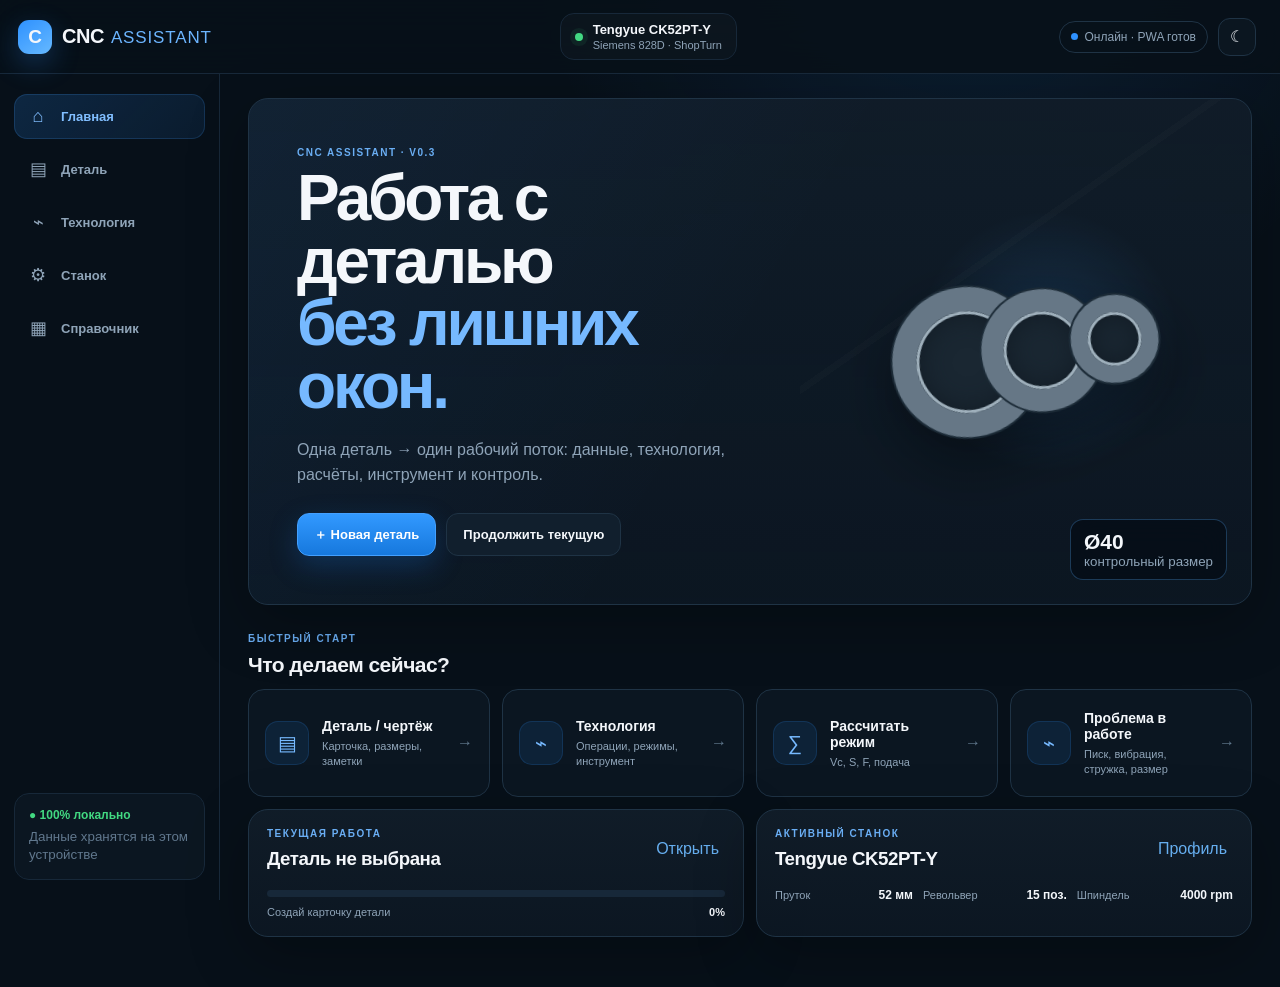
<file: index.html>
<!doctype html>
<html lang="ru">
<head>
  <meta charset="utf-8" />
  <meta name="viewport" content="width=device-width,initial-scale=1,viewport-fit=cover,user-scalable=no" />
  <meta name="theme-color" content="#071019" />
  <meta name="apple-mobile-web-app-capable" content="yes" />
  <meta name="apple-mobile-web-app-status-bar-style" content="black-translucent" />
  <meta name="apple-mobile-web-app-title" content="CNC 828D" />
  <meta name="description" content="Offline CNC Assistant for Siemens 828D: job cards, cutting calculators, tooling, materials and diagnostics." />
  <title>CNC Assistant · 828D</title>
  <link rel="manifest" href="./manifest.webmanifest" />
  <link rel="icon" href="./icons/icon.svg" type="image/svg+xml" />
  <link rel="stylesheet" href="./src/styles.css?v=0.4.0" />
  <link id="v02css" rel="stylesheet" href="./src/v02.css?v=0.4.0" />
</head>
<body>
  <div class="app-shell">
    <header class="topbar">
      <button class="brand" data-nav="home" aria-label="На главную">
        <span class="brand-mark" aria-hidden="true">C</span>
        <span class="brand-copy"><strong>CNC</strong><span>ASSISTANT</span></span>
      </button>
      <div class="machine-pill" title="Активный профиль станка">
        <span class="machine-dot"></span>
        <span><strong>Tengyue CK52PT-Y</strong><small>Siemens 828D · ShopTurn</small></span>
      </div>
      <div class="top-actions">
        <span class="status-pill" id="networkStatus"><i></i><span>Оффлайн готов</span></span>
        <button class="icon-btn" id="themeToggle" aria-label="Сменить тему" title="Сменить тему">☾</button>
      </div>
    </header>

    <aside class="sidebar" aria-label="Навигация">
      <nav class="nav-list">
        <button class="nav-item active" data-nav="home"><span>⌂</span><b>Главная</b></button>
        <button class="nav-item" data-nav="job"><span>▤</span><b>Деталь</b></button>
        <button class="nav-item" data-nav="technology"><span>⌁</span><b>Технология</b></button>
        <button class="nav-item" data-nav="machine"><span>⚙</span><b>Станок</b></button>
        <button class="nav-item" data-nav="reference"><span>▦</span><b>Справочник</b></button>
      </nav>
      <div class="sidebar-foot">
        <span class="offline-badge">● 100% локально</span>
        <small>Данные хранятся на этом устройстве</small>
      </div>
    </aside>

    <main class="workspace">
      <section class="view active" id="view-home" data-view="home">
        <div class="hero panel">
          <div class="hero-copy">
            <span class="eyebrow">CNC ASSISTANT · v0.1</span>
            <h1>Работа с деталью<br><em>без лишних окон.</em></h1>
            <p>Одна деталь → один рабочий поток: данные, технология, расчёты, инструмент и контроль.</p>
            <div class="hero-actions">
              <button class="btn primary" data-nav="job">＋ Новая деталь</button>
              <button class="btn" id="resumeJobBtn">Продолжить текущую</button>
            </div>
          </div>
          <div class="hero-visual" aria-hidden="true">
            <div class="part-iso"><span class="ring r1"></span><span class="ring r2"></span><span class="ring r3"></span><span class="axis"></span></div>
            <div class="visual-tag"><b>Ø40</b><small>контрольный размер</small></div>
          </div>
        </div>

        <div class="section-head"><div><span class="eyebrow">БЫСТРЫЙ СТАРТ</span><h2>Что делаем сейчас?</h2></div></div>
        <div class="action-grid">
          <button class="action-card" data-nav="job"><span class="action-icon">▤</span><div><strong>Деталь / чертёж</strong><small>Карточка, размеры, заметки</small></div><i>→</i></button>
          <button class="action-card" data-nav="technology"><span class="action-icon">⌁</span><div><strong>Технология</strong><small>Операции, режимы, инструмент</small></div><i>→</i></button>
          <button class="action-card" data-open="calculator"><span class="action-icon">∑</span><div><strong>Рассчитать режим</strong><small>Vc, S, F, подача</small></div><i>→</i></button>
          <button class="action-card" data-open="diagnostics"><span class="action-icon">⌁</span><div><strong>Проблема в работе</strong><small>Писк, вибрация, стружка, размер</small></div><i>→</i></button>
        </div>

        <div class="home-columns">
          <section class="panel compact-panel">
            <div class="panel-title"><div><span class="eyebrow">ТЕКУЩАЯ РАБОТА</span><h3 id="currentJobTitle">Деталь не выбрана</h3></div><button class="text-btn" data-nav="job">Открыть</button></div>
            <div class="job-progress" id="jobProgress">
              <div class="progress-track"><span style="width:0%"></span></div>
              <div class="progress-meta"><span>Создай карточку детали</span><b>0%</b></div>
            </div>
          </section>
          <section class="panel compact-panel machine-summary">
            <div class="panel-title"><div><span class="eyebrow">АКТИВНЫЙ СТАНОК</span><h3>Tengyue CK52PT-Y</h3></div><button class="text-btn" data-nav="machine">Профиль</button></div>
            <div class="spec-row"><span>Пруток</span><b>52 мм</b><span>Револьвер</span><b>15 поз.</b><span>Шпиндель</span><b>4000 rpm</b></div>
          </section>
        </div>
      </section>

      <section class="view" id="view-job" data-view="job">
        <div class="page-head"><div><span class="eyebrow">РАБОЧИЙ КОНТЕКСТ</span><h1>Деталь</h1><p>Все исходные данные задачи в одном месте. Они автоматически используются в технологии и расчётах.</p></div><span class="local-chip">Локальное сохранение</span></div>
        <div class="content-split">
          <form class="panel form-panel" id="jobForm">
            <div class="panel-title"><div><h3>Карточка детали</h3><small>Минимум полей — только то, что реально нужно у станка</small></div></div>
            <div class="form-grid">
              <label><span>Название детали</span><input id="jobName" placeholder="Напр. Втулка Ø40" /></label>
              <label><span>Материал</span><select id="jobMaterial"><option>AISI 304</option><option>Сталь 45</option><option>40Х</option><option>Алюминий 6061</option><option>Полиамид PA6</option><option>PE1000</option></select></label>
              <label><span>Заготовка Ø, мм</span><input id="stockDiameter" type="number" inputmode="decimal" placeholder="50" /></label>
              <label><span>Длина, мм</span><input id="stockLength" type="number" inputmode="decimal" placeholder="80" /></label>
              <label><span>Количество</span><input id="jobQty" type="number" inputmode="numeric" min="1" value="1" /></label>
              <label><span>Ноль детали</span><select id="jobZero"><option>G54 · торец детали</option><option>G54 · торец кулачков</option><option>G55</option></select></label>
              <label class="wide"><span>Контрольные размеры</span><input id="controlDims" placeholder="Ø40 +0.02/0; L=27.4; M16×1.5" /></label>
              <label class="wide"><span>Заметки</span><textarea id="jobNotes" rows="4" placeholder="Особенности установки, базирование, что проверить перед запуском…"></textarea></label>
            </div>
            <div class="form-actions"><button class="btn primary" type="submit">Сохранить деталь</button><button class="btn danger-ghost" type="button" id="clearJobBtn">Очистить</button></div>
          </form>
          <aside class="panel context-card">
            <span class="eyebrow">КОНТЕКСТ</span><h3 id="jobContextName">Новая деталь</h3>
            <div class="context-part"><div class="mini-part"></div></div>
            <dl id="jobContextList"><div><dt>Материал</dt><dd>—</dd></div><div><dt>Заготовка</dt><dd>—</dd></div><div><dt>Партия</dt><dd>—</dd></div><div><dt>Ноль</dt><dd>—</dd></div></dl>
            <button class="btn full" data-nav="technology">Перейти к технологии →</button>
          </aside>
        </div>
      </section>

      <section class="view" id="view-technology" data-view="technology">
        <div class="page-head"><div><span class="eyebrow">ПРОЦЕСС</span><h1>Технология</h1><p>Не десять отдельных калькуляторов, а последовательность обработки детали.</p></div><button class="btn primary" id="addOperationBtn">＋ Операция</button></div>
        <div class="process-layout">
          <section class="panel process-panel">
            <div class="process-top"><div><span class="eyebrow">МАРШРУТ</span><h3 id="techJobName">Без выбранной детали</h3></div><span class="step-count" id="operationCount">0 операций</span></div>
            <div class="operations" id="operationsList"></div>
            <div class="empty-state" id="operationsEmpty"><span>⌁</span><h3>Маршрут пока пуст</h3><p>Добавь первую операцию: торцовка, точение, расточка, сверление, канавка или резьба.</p><button class="btn" id="emptyAddOperation">Добавить операцию</button></div>
          </section>
          <aside class="stack">
            <section class="panel side-tool"><span class="eyebrow">БЫСТРЫЙ РАСЧЁТ</span><h3>Режим резания</h3><p>Расчёт оборотов и подачи без выхода из маршрута.</p><button class="btn full" data-open="calculator">Открыть калькулятор</button></section>
            <section class="panel side-tool"><span class="eyebrow">ПРОВЕРКА</span><h3>Что-то пищит?</h3><p>Диагностическое дерево по симптомам — полностью офлайн.</p><button class="btn full" data-open="diagnostics">Диагностика</button></section>
          </aside>
        </div>
      </section>

      <section class="view" id="view-machine" data-view="machine">
        <div class="page-head"><div><span class="eyebrow">ПРОФИЛЬ</span><h1>Мой станок</h1><p>Один раз задаём возможности станка — дальше расчёты знают его пределы.</p></div></div>
        <section class="machine-hero panel"><div><div class="machine-art"><div class="lathe-body"><i></i><b></b><em></em></div></div></div><div class="machine-info"><span class="eyebrow">ТОКАРНЫЙ С ПРИВОДНЫМ ИНСТРУМЕНТОМ</span><h2>Tengyue CK52PT-Y</h2><p>Siemens SINUMERIK 828D · ShopTurn · BMT40-ER25</p><div class="spec-grid"><div><small>Макс. Ø обработки</small><b>500 мм</b></div><div><small>Длина обработки</small><b>550 мм</b></div><div><small>Пруток</small><b>52 мм</b></div><div><small>Шпиндель</small><b>4000 rpm</b></div><div><small>Мощность</small><b>11 кВт</b></div><div><small>Револьвер</small><b>15 позиций</b></div></div></div></section>
        <div class="section-head"><div><span class="eyebrow">ОГРАНИЧЕНИЯ И ОСНАСТКА</span><h2>Что учитывает приложение</h2></div></div>
        <div class="feature-row"><div class="feature-card"><b>X / Z / Y / C</b><span>Оси станка</span></div><div class="feature-card"><b>A2-6</b><span>Шпиндель</span></div><div class="feature-card"><b>61 мм</b><span>Отверстие шпинделя</span></div><div class="feature-card"><b>8″</b><span>Гидропатрон</span></div></div>
      </section>

      <section class="view" id="view-reference" data-view="reference">
        <div class="page-head"><div><span class="eyebrow">БАЗА ЗНАНИЙ</span><h1>Справочник</h1><p>То, что обычно ищешь по десяти вкладкам — локально и структурировано.</p></div><input class="search-input" id="referenceSearch" placeholder="Поиск: AISI 304, M16, CNMG…" /></div>
        <div class="reference-grid" id="referenceGrid">
          <article class="reference-card" data-search="aisi 304 нержавеющая сталь режимы материал"><span>Материал</span><h3>AISI 304</h3><p>Стартовые диапазоны для точения, сверления и расточки.</p><button data-open="material304">Открыть →</button></article>
          <article class="reference-card" data-search="резьба метрическая m16 m12 шаг отверстие"><span>Резьбы</span><h3>Метрические резьбы</h3><p>Шаг, отверстие под метчик, наружный диаметр.</p><button data-open="threads">Открыть →</button></article>
          <article class="reference-card" data-search="пластины cnmg wnmg инструмент токарный"><span>Инструмент</span><h3>CNMG / WNMG</h3><p>Геометрия, радиус, базовые применения.</p><button data-open="inserts">Открыть →</button></article>
          <article class="reference-card" data-search="shopturn siemens 828d циклы g код"><span>828D</span><h3>ShopTurn</h3><p>Короткие подсказки по циклам и логике операций.</p><button data-open="shopturn">Открыть →</button></article>
        </div>
      </section>
    </main>

    <nav class="mobile-nav" aria-label="Мобильная навигация">
      <button class="active" data-nav="home"><span>⌂</span>Главная</button><button data-nav="job"><span>▤</span>Деталь</button><button data-nav="technology"><span>⌁</span>Технология</button><button data-nav="machine"><span>⚙</span>Станок</button><button data-nav="reference"><span>▦</span>База</button>
    </nav>
  </div>

  <dialog class="modal" id="calculatorModal">
    <div class="modal-head"><div><span class="eyebrow">КАЛЬКУЛЯТОР</span><h2>Режим резания</h2></div><button class="close-btn" data-close>×</button></div>
    <form id="cuttingForm" class="calculator-form">
      <label><span>Диаметр D, мм</span><input id="calcD" type="number" value="40" step="0.1" /></label>
      <label><span>Скорость Vc, м/мин</span><input id="calcVc" type="number" value="120" step="1" /></label>
      <label><span>Подача f, мм/об</span><input id="calcF" type="number" value="0.08" step="0.01" /></label>
      <button class="btn primary" type="submit">Рассчитать</button>
    </form>
    <div class="calc-result"><div><small>Обороты</small><strong id="calcRpm">955</strong><span>об/мин</span></div><div><small>Подача</small><strong id="calcFeed">76</strong><span>мм/мин</span></div></div>
    <p class="hint">Формулы: n = 1000·Vc/(π·D), Vf = n·f. Это расчёт, а не автоматический выбор безопасного режима.</p>
  </dialog>

  <dialog class="modal" id="diagnosticsModal">
    <div class="modal-head"><div><span class="eyebrow">ДИАГНОСТИКА</span><h2>Что происходит?</h2></div><button class="close-btn" data-close>×</button></div>
    <div class="diagnostic-chips" id="diagnosticChips"><button data-diag="squeal">Писк / скрип</button><button data-diag="vibration">Вибрация</button><button data-diag="chips">Плохая стружка</button><button data-diag="size">Уходит размер</button></div>
    <div class="diag-result" id="diagResult"><span>Выбери симптом — покажу последовательность проверок без гадания и «магии».</span></div>
  </dialog>

  <dialog class="modal" id="operationModal">
    <div class="modal-head"><div><span class="eyebrow">МАРШРУТ</span><h2>Добавить операцию</h2></div><button class="close-btn" data-close>×</button></div>
    <form id="operationForm" class="operation-form">
      <label><span>Операция</span><select id="opType"><option>Торцовка</option><option>Наружное точение</option><option>Расточка</option><option>Сверление</option><option>Канавка</option><option>Отрезка</option><option>Наружная резьба</option><option>Внутренняя резьба</option></select></label>
      <label><span>Инструмент / позиция</span><input id="opTool" placeholder="T01 · CNMG120404" /></label>
      <div class="triple"><label><span>S, об/мин</span><input id="opRpm" type="number" placeholder="750" /></label><label><span>F, мм/об</span><input id="opFeed" type="number" step="0.01" placeholder="0.06" /></label><label><span>ap, мм</span><input id="opDepth" type="number" step="0.1" placeholder="1.0" /></label></div>
      <label><span>Комментарий</span><input id="opNote" placeholder="Черновой проход / контроль Ø…" /></label>
      <button class="btn primary" type="submit">Добавить в маршрут</button>
    </form>
  </dialog>

  <dialog class="modal info-modal" id="infoModal"><div class="modal-head"><div><span class="eyebrow">СПРАВОЧНИК</span><h2 id="infoTitle">Справка</h2></div><button class="close-btn" data-close>×</button></div><div id="infoContent" class="info-content"></div></dialog>

  <div class="toast" id="toast" role="status" aria-live="polite"></div>
  <script src="./src/app.js?v=0.4.0" defer></script>
</body>
</html>
</file>
<file: src/styles.css>
:root{
  color-scheme:dark;
  --bg:#071019;--bg2:#0a141f;--panel:#0d1824cc;--panel-solid:#0e1a26;--panel-2:#111f2d;--line:#1f3345;--line-soft:#172839;
  --text:#f4f7fb;--muted:#8fa4b8;--faint:#61788e;--blue:#2e91ff;--blue2:#146fd4;--green:#42d982;--amber:#ffb84a;--red:#ff6778;
  --shadow:0 18px 60px rgba(0,0,0,.28);--radius:20px;--radius-sm:14px;
  --sidebar:220px;--topbar:74px;
}
:root.light{color-scheme:light;--bg:#eef3f7;--bg2:#f7f9fb;--panel:#ffffffd9;--panel-solid:#fff;--panel-2:#f4f7fa;--line:#d7e0e8;--line-soft:#e6edf3;--text:#102131;--muted:#5f7284;--faint:#8192a2;--blue:#087cf1;--blue2:#0068cf;--green:#159d5b;--shadow:0 18px 60px rgba(31,59,82,.12)}
*{box-sizing:border-box}html{background:var(--bg);scroll-behavior:smooth}body{margin:0;background:radial-gradient(circle at 76% -10%,rgba(46,145,255,.13),transparent 28rem),var(--bg);color:var(--text);font-family:Inter,ui-sans-serif,-apple-system,BlinkMacSystemFont,"SF Pro Display","Segoe UI",sans-serif;min-height:100vh}button,input,select,textarea{font:inherit}button{color:inherit}button:focus-visible,input:focus-visible,select:focus-visible,textarea:focus-visible{outline:2px solid var(--blue);outline-offset:2px}.app-shell{min-height:100vh;display:grid;grid-template-columns:var(--sidebar) 1fr;grid-template-rows:var(--topbar) 1fr;grid-template-areas:"top top" "side main"}.topbar{grid-area:top;display:grid;grid-template-columns:var(--sidebar) minmax(280px,1fr) auto;align-items:center;height:var(--topbar);border-bottom:1px solid var(--line-soft);background:color-mix(in srgb,var(--bg) 88%,transparent);backdrop-filter:blur(24px);position:sticky;top:0;z-index:30;padding:0 24px 0 18px}.brand{height:100%;border:0;background:transparent;display:flex;align-items:center;gap:10px;cursor:pointer;padding:0}.brand-mark{width:34px;height:34px;border-radius:11px;background:linear-gradient(145deg,var(--blue),#66b9ff);display:grid;place-items:center;font-size:19px;font-weight:900;box-shadow:0 10px 28px rgba(46,145,255,.28)}.brand-copy{display:flex;gap:7px;align-items:baseline;letter-spacing:-.03em}.brand-copy strong{font-size:20px}.brand-copy span{font-size:17px;color:#6cb5ff;letter-spacing:.05em}.machine-pill{justify-self:center;display:flex;align-items:center;gap:10px;padding:8px 14px;border:1px solid var(--line-soft);border-radius:14px;background:rgba(255,255,255,.018)}.machine-pill>span:last-child{display:flex;flex-direction:column}.machine-pill strong{font-size:13px}.machine-pill small{font-size:11px;color:var(--muted);margin-top:2px}.machine-dot{width:8px;height:8px;border-radius:50%;background:var(--green);box-shadow:0 0 0 5px rgba(66,217,130,.08)}.top-actions{display:flex;align-items:center;gap:10px}.status-pill{display:flex;align-items:center;gap:7px;border:1px solid var(--line);border-radius:999px;padding:8px 11px;color:var(--muted);font-size:12px}.status-pill i{width:7px;height:7px;background:var(--green);border-radius:50%}.status-pill.online i{background:var(--blue)}.icon-btn,.close-btn{width:38px;height:38px;border:1px solid var(--line);background:var(--panel);border-radius:12px;cursor:pointer}.sidebar{grid-area:side;position:sticky;top:var(--topbar);height:calc(100vh - var(--topbar));border-right:1px solid var(--line-soft);padding:20px 14px;display:flex;flex-direction:column;justify-content:space-between}.nav-list{display:flex;flex-direction:column;gap:7px}.nav-item{border:0;background:transparent;padding:12px 13px;border-radius:13px;display:flex;align-items:center;gap:12px;cursor:pointer;color:var(--muted);text-align:left}.nav-item span{font-size:18px;width:22px;text-align:center}.nav-item b{font-size:13px;font-weight:650}.nav-item:hover{background:rgba(255,255,255,.025);color:var(--text)}.nav-item.active{background:linear-gradient(135deg,rgba(46,145,255,.18),rgba(46,145,255,.09));box-shadow:inset 0 0 0 1px rgba(70,161,255,.18);color:#81beff}.sidebar-foot{border:1px solid var(--line-soft);border-radius:15px;padding:14px;background:var(--panel);display:flex;flex-direction:column;gap:6px}.sidebar-foot small{color:var(--faint);line-height:1.4}.offline-badge{color:var(--green);font-size:12px;font-weight:700}.workspace{grid-area:main;padding:24px 28px 50px;min-width:0}.view{display:none;animation:fade .22s ease}.view.active{display:block}@keyframes fade{from{opacity:0;transform:translateY(5px)}to{opacity:1;transform:none}}.panel{background:linear-gradient(180deg,color-mix(in srgb,var(--panel-solid) 96%,white 1%),var(--panel));border:1px solid var(--line);border-radius:var(--radius);box-shadow:var(--shadow)}.hero{min-height:330px;display:grid;grid-template-columns:1.1fr .9fr;overflow:hidden;position:relative}.hero:before{content:"";position:absolute;inset:0;background:linear-gradient(120deg,rgba(46,145,255,.06),transparent 50%);pointer-events:none}.hero-copy{padding:48px 48px;position:relative;z-index:2}.eyebrow{display:block;font-size:10px;letter-spacing:.15em;font-weight:800;color:#6aaef4;text-transform:uppercase;margin-bottom:9px}.hero h1,.page-head h1{margin:0;letter-spacing:-.05em;line-height:.98}.hero h1{font-size:clamp(42px,5vw,68px);max-width:720px}.hero h1 em{font-style:normal;color:#76b9ff}.hero p{color:var(--muted);max-width:650px;font-size:16px;line-height:1.55;margin:20px 0 26px}.hero-actions{display:flex;gap:10px;flex-wrap:wrap}.btn{border:1px solid var(--line);background:var(--panel-2);color:var(--text);border-radius:12px;padding:11px 16px;min-height:43px;cursor:pointer;font-weight:700;font-size:13px;transition:.18s ease}.btn:hover{transform:translateY(-1px);border-color:#35516a}.btn.primary{background:linear-gradient(180deg,#3299ff,#1678dd);border-color:#43a0ff;color:white;box-shadow:0 10px 28px rgba(24,121,222,.25)}.btn.full{width:100%}.btn.danger-ghost{color:var(--red);background:transparent}.hero-visual{position:relative;min-height:330px;background:radial-gradient(circle at 55% 48%,rgba(52,130,204,.22),transparent 36%),linear-gradient(145deg,transparent 0 35%,rgba(255,255,255,.015) 35% 36%,transparent 36% 100%)}.part-iso{position:absolute;width:280px;height:150px;left:50%;top:50%;transform:translate(-48%,-50%) rotate(-9deg);filter:drop-shadow(0 25px 30px rgba(0,0,0,.35))}.ring{position:absolute;border-radius:50%;border:24px solid #667786;background:#1a2732;box-shadow:inset 0 0 0 3px #9fb0bc,inset 0 0 28px #111a23,0 0 0 2px #1c2b37}.r1{width:150px;height:150px;left:0}.r2{width:122px;height:122px;left:90px;top:14px;border-width:22px}.r3{width:88px;height:88px;left:180px;top:31px;border-width:17px}.axis{position:absolute;height:32px;width:150px;left:72px;top:59px;border-radius:8px;background:linear-gradient(#95a3ad,#52626f 45%,#2b3a46 48%,#81919d);z-index:-1}.visual-tag{position:absolute;right:24px;bottom:24px;border:1px solid rgba(84,162,238,.3);background:rgba(4,12,20,.66);backdrop-filter:blur(14px);border-radius:13px;padding:10px 13px;display:flex;flex-direction:column}.visual-tag b{font-size:21px}.visual-tag small{color:var(--muted)}.section-head,.page-head,.panel-title,.process-top{display:flex;justify-content:space-between;align-items:flex-end;gap:18px}.section-head{margin:28px 0 12px}.section-head h2,.panel-title h3,.process-top h3{margin:0;letter-spacing:-.025em}.section-head h2{font-size:21px}.action-grid{display:grid;grid-template-columns:repeat(4,1fr);gap:12px}.action-card{min-height:108px;text-align:left;border:1px solid var(--line);border-radius:16px;background:var(--panel);display:grid;grid-template-columns:auto 1fr auto;align-items:center;gap:13px;padding:16px;cursor:pointer;transition:.18s ease}.action-card:hover{transform:translateY(-2px);border-color:#36546d;background:var(--panel-solid)}.action-card>i{font-style:normal;color:var(--faint)}.action-icon{width:44px;height:44px;display:grid;place-items:center;border-radius:13px;background:rgba(46,145,255,.1);border:1px solid rgba(46,145,255,.16);color:#77baff;font-size:20px}.action-card div{display:flex;flex-direction:column;gap:5px}.action-card strong{font-size:14px}.action-card small{color:var(--muted);font-size:11px;line-height:1.35}.home-columns{display:grid;grid-template-columns:1fr 1fr;gap:12px;margin-top:12px}.compact-panel{padding:18px}.panel-title{align-items:center}.panel-title small{color:var(--muted);display:block;margin-top:4px}.text-btn{border:0;background:transparent;color:#66aeef;cursor:pointer}.job-progress{margin-top:20px}.progress-track{height:7px;border-radius:999px;background:var(--line-soft);overflow:hidden}.progress-track span{display:block;height:100%;background:linear-gradient(90deg,var(--blue2),#65b9ff);border-radius:inherit;transition:.3s}.progress-meta{display:flex;justify-content:space-between;color:var(--muted);font-size:11px;margin-top:9px}.progress-meta b{color:var(--text)}.spec-row{display:grid;grid-template-columns:1fr auto 1fr auto 1fr auto;gap:8px 10px;margin-top:18px;align-items:center}.spec-row span{color:var(--muted);font-size:11px}.spec-row b{font-size:12px}.page-head{align-items:center;margin-bottom:20px}.page-head>div{max-width:700px}.page-head h1{font-size:42px}.page-head p{color:var(--muted);line-height:1.5;margin:10px 0 0}.local-chip,.step-count{padding:8px 11px;border-radius:999px;border:1px solid var(--line);font-size:11px;color:var(--green);white-space:nowrap}.content-split{display:grid;grid-template-columns:minmax(0,1fr) 310px;gap:14px}.form-panel,.context-card,.process-panel,.side-tool{padding:22px}.form-grid{display:grid;grid-template-columns:1fr 1fr;gap:14px;margin-top:22px}.form-grid label,.calculator-form label,.operation-form label{display:flex;flex-direction:column;gap:7px}.form-grid label>span,.calculator-form label>span,.operation-form label>span{font-size:11px;color:var(--muted);font-weight:700}.form-grid .wide{grid-column:1/-1}input,select,textarea{width:100%;border:1px solid var(--line);background:var(--bg2);color:var(--text);border-radius:11px;padding:11px 12px;min-height:42px}textarea{resize:vertical}.form-actions{display:flex;gap:9px;margin-top:18px}.context-card h3{font-size:24px;margin:0}.context-part{height:140px;display:grid;place-items:center;margin:14px 0}.mini-part{width:150px;height:72px;border-radius:36px;background:linear-gradient(180deg,#687988,#31414d 48%,#677985);box-shadow:inset 0 0 0 16px #263540,0 18px 35px rgba(0,0,0,.25);position:relative}.mini-part:after{content:"";position:absolute;width:54px;height:54px;border-radius:50%;left:48px;top:9px;background:var(--bg2);box-shadow:0 0 0 5px #9cacb8}.context-card dl{margin:0 0 18px}.context-card dl div{display:flex;justify-content:space-between;border-bottom:1px solid var(--line-soft);padding:10px 0;gap:18px}.context-card dt{color:var(--muted);font-size:11px}.context-card dd{margin:0;font-size:12px;text-align:right;font-weight:700}.process-layout{display:grid;grid-template-columns:minmax(0,1fr) 290px;gap:14px}.process-top{align-items:center}.operations{display:flex;flex-direction:column;gap:9px;margin-top:18px}.operation-row{display:grid;grid-template-columns:38px minmax(150px,1fr) auto auto;gap:12px;align-items:center;border:1px solid var(--line-soft);background:rgba(255,255,255,.015);border-radius:14px;padding:12px}.op-index{width:32px;height:32px;border-radius:10px;background:rgba(46,145,255,.1);color:#73b8ff;display:grid;place-items:center;font-weight:800;font-size:12px}.op-main{display:flex;flex-direction:column;gap:3px}.op-main b{font-size:13px}.op-main small{font-size:11px;color:var(--muted)}.op-values{display:flex;gap:12px}.op-values span{display:flex;flex-direction:column;color:var(--muted);font-size:9px}.op-values b{color:var(--text);font-size:11px;margin-top:2px}.op-delete{border:0;background:transparent;color:var(--faint);cursor:pointer;font-size:18px}.empty-state{min-height:340px;display:grid;place-items:center;align-content:center;text-align:center;padding:36px}.empty-state>span{font-size:40px;color:#69aff3}.empty-state h3{margin:10px 0 0}.empty-state p{color:var(--muted);max-width:420px;line-height:1.5}.stack{display:flex;flex-direction:column;gap:14px}.side-tool h3{margin:0}.side-tool p{color:var(--muted);font-size:12px;line-height:1.5}.machine-hero{display:grid;grid-template-columns:40% 60%;min-height:360px;overflow:hidden}.machine-art{height:100%;min-height:360px;display:grid;place-items:center;background:radial-gradient(circle,#142f45 0,transparent 63%)}.lathe-body{width:320px;height:120px;border-radius:14px;background:linear-gradient(180deg,#d2d8dc,#788996 52%,#40515d);box-shadow:0 22px 50px rgba(0,0,0,.32);position:relative}.lathe-body:before{content:"";position:absolute;width:85px;height:90px;left:22px;top:15px;border-radius:10px;background:linear-gradient(180deg,#374b5b,#12212d)}.lathe-body i{position:absolute;width:36px;height:36px;border-radius:50%;left:84px;top:42px;background:#0a1219;box-shadow:0 0 0 8px #7b8f9d}.lathe-body b{position:absolute;width:86px;height:100px;right:48px;top:10px;border-radius:10px;background:linear-gradient(180deg,#283b4b,#111f2a)}.lathe-body em{position:absolute;width:42px;height:70px;right:3px;bottom:-18px;background:#334754;transform:skewX(-6deg)}.machine-info{padding:44px}.machine-info h2{font-size:34px;margin:0;letter-spacing:-.04em}.machine-info>p{color:var(--muted)}.spec-grid{display:grid;grid-template-columns:repeat(3,1fr);gap:10px;margin-top:24px}.spec-grid div{border:1px solid var(--line-soft);border-radius:13px;padding:13px;background:rgba(255,255,255,.015);display:flex;flex-direction:column;gap:5px}.spec-grid small{color:var(--muted)}.feature-row{display:grid;grid-template-columns:repeat(4,1fr);gap:12px}.feature-card{border:1px solid var(--line);border-radius:15px;background:var(--panel);padding:18px;display:flex;flex-direction:column;gap:5px}.feature-card b{font-size:22px}.feature-card span{font-size:11px;color:var(--muted)}.search-input{max-width:320px}.reference-grid{display:grid;grid-template-columns:repeat(2,1fr);gap:12px}.reference-card{border:1px solid var(--line);background:var(--panel);border-radius:17px;padding:22px;min-height:180px}.reference-card>span{font-size:10px;text-transform:uppercase;letter-spacing:.13em;color:#6caff0;font-weight:800}.reference-card h3{font-size:22px;margin:12px 0 8px}.reference-card p{color:var(--muted);line-height:1.5;font-size:12px;max-width:460px}.reference-card button{border:0;background:transparent;padding:0;color:#73b8fb;cursor:pointer;font-weight:700;margin-top:12px}.mobile-nav{display:none}.modal{width:min(560px,calc(100vw - 28px));border:1px solid var(--line);border-radius:20px;background:var(--panel-solid);color:var(--text);padding:0;box-shadow:0 30px 100px rgba(0,0,0,.55)}.modal::backdrop{background:rgba(0,5,10,.68);backdrop-filter:blur(6px)}.modal-head{padding:20px 22px 14px;display:flex;justify-content:space-between;align-items:flex-start;border-bottom:1px solid var(--line-soft)}.modal-head h2{margin:0}.close-btn{font-size:22px}.calculator-form,.operation-form{padding:20px 22px;display:grid;grid-template-columns:1fr 1fr;gap:12px}.calculator-form .btn{grid-column:1/-1}.calc-result{display:grid;grid-template-columns:1fr 1fr;gap:10px;padding:0 22px}.calc-result div{border:1px solid var(--line);border-radius:14px;padding:14px;display:grid;grid-template-columns:1fr auto;align-items:end;background:var(--bg2)}.calc-result small{grid-column:1/-1;color:var(--muted)}.calc-result strong{font-size:30px;letter-spacing:-.04em}.calc-result span{font-size:11px;color:var(--muted);padding-bottom:4px}.hint{font-size:10px;color:var(--faint);line-height:1.5;padding:0 22px 20px}.diagnostic-chips{display:flex;gap:8px;flex-wrap:wrap;padding:20px 22px}.diagnostic-chips button{border:1px solid var(--line);background:var(--bg2);border-radius:999px;padding:9px 12px;color:var(--muted);cursor:pointer}.diagnostic-chips button.active{border-color:#318ce7;color:#7bbcff;background:rgba(46,145,255,.09)}.diag-result{margin:0 22px 22px;border:1px solid var(--line-soft);border-radius:14px;padding:16px;background:var(--bg2);color:var(--muted);line-height:1.55;font-size:12px}.diag-result ol{margin:8px 0 0;padding-left:20px}.diag-result li+li{margin-top:7px}.diag-result strong{color:var(--text)}.operation-form{grid-template-columns:1fr}.triple{display:grid;grid-template-columns:repeat(3,1fr);gap:10px}.info-content{padding:20px 22px;line-height:1.55;color:var(--muted);font-size:13px}.info-content h3{color:var(--text)}.info-table{width:100%;border-collapse:collapse}.info-table th,.info-table td{text-align:left;padding:9px 7px;border-bottom:1px solid var(--line-soft)}.info-table th{font-size:10px;text-transform:uppercase;color:var(--faint)}.toast{position:fixed;right:22px;bottom:22px;padding:11px 14px;border-radius:12px;background:#15283a;color:white;border:1px solid #2c4962;box-shadow:var(--shadow);transform:translateY(16px);opacity:0;pointer-events:none;transition:.22s;z-index:100;font-size:12px}.toast.show{transform:none;opacity:1}
@media(max-width:1050px){:root{--sidebar:82px}.brand-copy{display:none}.sidebar{padding-inline:10px}.nav-item{justify-content:center}.nav-item b,.sidebar-foot small{display:none}.sidebar-foot{align-items:center;padding:10px}.offline-badge{font-size:0}.offline-badge:before{content:"●";font-size:16px}.action-grid{grid-template-columns:repeat(2,1fr)}.content-split,.process-layout{grid-template-columns:1fr}.context-card,.stack{display:grid;grid-template-columns:1fr 1fr}.context-card{grid-template-columns:1fr 1fr;align-items:center}.context-card .eyebrow,.context-card h3,.context-card .btn{grid-column:1/-1}.context-part{margin:0}.machine-hero{grid-template-columns:1fr}.hero{grid-template-columns:1fr}.hero-visual{display:none}.topbar{grid-template-columns:82px 1fr auto}}
@media(max-width:720px){:root{--topbar:62px}.app-shell{display:block;padding-bottom:78px}.topbar{position:sticky;display:flex;justify-content:space-between;height:62px;padding:0 12px}.brand-mark{width:32px;height:32px}.machine-pill{border:0;padding:0;margin-left:auto;margin-right:8px}.machine-pill strong{font-size:11px}.machine-pill small{display:none}.status-pill{display:none}.sidebar{display:none}.workspace{padding:14px 12px 28px}.mobile-nav{position:fixed;left:8px;right:8px;bottom:max(8px,env(safe-area-inset-bottom));z-index:50;display:grid;grid-template-columns:repeat(5,1fr);border:1px solid var(--line);background:color-mix(in srgb,var(--panel-solid) 92%,transparent);backdrop-filter:blur(24px);border-radius:18px;padding:6px;box-shadow:0 18px 60px rgba(0,0,0,.35)}.mobile-nav button{border:0;background:transparent;color:var(--muted);font-size:9px;padding:6px 2px;border-radius:12px;display:flex;flex-direction:column;gap:3px;align-items:center}.mobile-nav button span{font-size:17px}.mobile-nav button.active{color:#73b8ff;background:rgba(46,145,255,.09)}.hero{min-height:auto}.hero-copy{padding:28px 22px}.hero h1{font-size:39px}.hero p{font-size:14px}.action-grid,.home-columns,.reference-grid,.feature-row{grid-template-columns:1fr}.action-card{min-height:86px}.page-head{align-items:flex-start;flex-direction:column}.page-head h1{font-size:35px}.content-split,.process-layout{display:block}.context-card,.stack{display:block;margin-top:12px}.form-grid{grid-template-columns:1fr}.form-grid .wide{grid-column:auto}.machine-hero{display:block}.machine-art{min-height:230px}.lathe-body{transform:scale(.78)}.machine-info{padding:24px}.spec-grid{grid-template-columns:1fr 1fr}.spec-row{grid-template-columns:1fr auto}.operation-row{grid-template-columns:34px 1fr auto}.op-values{grid-column:2/-1}.calculator-form{grid-template-columns:1fr}.calc-result{grid-template-columns:1fr 1fr}.triple{grid-template-columns:1fr}.toast{right:12px;left:12px;bottom:88px;text-align:center}}
@media(max-width:390px){.machine-pill{display:none}.hero h1{font-size:35px}.hero-actions .btn{width:100%}.calc-result{grid-template-columns:1fr}.spec-grid{grid-template-columns:1fr}.reference-card{min-height:auto}}
</file>
<file: src/v02.css>
/* CNC Assistant v0.2 — workshop extensions */
.v02-toolbar{display:flex;gap:8px;flex-wrap:wrap;align-items:center}.btn.compact{min-height:36px;padding:8px 11px;font-size:12px}.btn.ghost{background:transparent}.btn.good{color:var(--green);border-color:color-mix(in srgb,var(--green) 30%,var(--line))}.btn.warn{color:var(--amber);border-color:color-mix(in srgb,var(--amber) 30%,var(--line))}.job-tools-grid{display:grid;grid-template-columns:minmax(0,.9fr) minmax(0,1.1fr);gap:14px;margin-top:14px}.work-panel{padding:20px}.work-panel .panel-title{margin-bottom:16px}.setup-list{display:grid;gap:8px}.setup-check{display:flex;align-items:center;gap:11px;border:1px solid var(--line-soft);border-radius:12px;padding:11px 12px;background:rgba(255,255,255,.012);cursor:pointer}.setup-check input{width:18px;height:18px;min-height:0;accent-color:var(--blue)}.setup-check span{font-size:12px;line-height:1.35}.setup-check.checked{border-color:rgba(66,217,130,.28);background:rgba(66,217,130,.05)}.setup-meter{margin-top:14px}.setup-meter-top{display:flex;justify-content:space-between;color:var(--muted);font-size:11px;margin-bottom:7px}.setup-meter-track{height:7px;background:var(--line-soft);border-radius:999px;overflow:hidden}.setup-meter-track span{height:100%;display:block;width:0;background:linear-gradient(90deg,var(--blue2),var(--green));transition:.25s}.measure-form{display:grid;grid-template-columns:1.1fr .8fr .7fr .7fr .9fr auto;gap:8px;align-items:end}.measure-form label{display:flex;flex-direction:column;gap:6px}.measure-form label span{font-size:10px;color:var(--muted);font-weight:700}.measure-form input{padding:9px 10px;min-height:38px}.measure-table{margin-top:14px;border-top:1px solid var(--line-soft)}.measure-row{display:grid;grid-template-columns:minmax(110px,1.3fr) .8fr .9fr .8fr auto;gap:10px;align-items:center;padding:10px 2px;border-bottom:1px solid var(--line-soft);font-size:11px}.measure-row .dim{font-weight:800}.measure-row small{color:var(--muted)}.measure-status{border-radius:999px;padding:5px 8px;font-weight:800;text-align:center}.measure-status.ok{color:var(--green);background:rgba(66,217,130,.08)}.measure-status.bad{color:var(--red);background:rgba(255,103,120,.08)}.measure-delete{border:0;background:transparent;color:var(--faint);cursor:pointer;font-size:16px}.route-summary{display:grid;grid-template-columns:repeat(4,1fr);gap:8px;margin:14px 0 0}.route-stat{border:1px solid var(--line-soft);border-radius:12px;padding:10px 11px;background:rgba(255,255,255,.012)}.route-stat small{display:block;color:var(--muted);font-size:9px;text-transform:uppercase;letter-spacing:.08em}.route-stat b{display:block;margin-top:4px;font-size:14px}.operation-row{grid-template-columns:38px minmax(150px,1fr) auto auto!important}.op-tools{display:flex;gap:4px}.op-tools button{width:30px;height:30px;border:1px solid var(--line-soft);background:transparent;border-radius:9px;color:var(--muted);cursor:pointer}.op-tools button:hover{color:var(--text);border-color:#35516a}.op-warning{display:inline-flex;align-items:center;gap:5px;color:var(--amber);font-size:10px;margin-top:4px}.turret-section{margin-top:14px;padding:20px}.turret-head{display:flex;align-items:center;justify-content:space-between;gap:14px;margin-bottom:14px}.turret-grid{display:grid;grid-template-columns:repeat(5,1fr);gap:9px}.turret-slot{min-height:116px;border:1px solid var(--line);border-radius:14px;background:rgba(255,255,255,.014);padding:11px;text-align:left;cursor:pointer;display:flex;flex-direction:column;gap:5px;transition:.16s}.turret-slot:hover{transform:translateY(-1px);border-color:#3c5b74}.turret-slot.empty{border-style:dashed;color:var(--faint)}.turret-slot .slot-no{font-size:9px;color:#68aff5;letter-spacing:.1em;font-weight:900}.turret-slot strong{font-size:12px;line-height:1.25}.turret-slot small{color:var(--muted);font-size:10px;line-height:1.25}.turret-slot .stick{margin-top:auto;color:var(--faint);font-size:9px}.limit-banner{display:none;margin-top:10px;padding:10px 12px;border-radius:11px;font-size:11px;line-height:1.4}.limit-banner.show{display:block}.limit-banner.ok{color:var(--green);background:rgba(66,217,130,.07);border:1px solid rgba(66,217,130,.18)}.limit-banner.warn{color:var(--amber);background:rgba(255,184,74,.07);border:1px solid rgba(255,184,74,.2)}.backup-note{font-size:10px;color:var(--faint);margin-left:auto}.tool-form{display:grid;grid-template-columns:1fr 1fr;gap:12px}.tool-form label{display:flex;flex-direction:column;gap:6px}.tool-form label span{font-size:10px;color:var(--muted);font-weight:700}.tool-form .wide{grid-column:1/-1}.tool-form-actions{display:flex;gap:8px;grid-column:1/-1;margin-top:4px}.modal.wide-modal{width:min(650px,calc(100vw - 28px))}
@media(max-width:1050px){.job-tools-grid{grid-template-columns:1fr}.turret-grid{grid-template-columns:repeat(3,1fr)}.measure-form{grid-template-columns:repeat(3,1fr)}.measure-form .btn{grid-column:1/-1}.route-summary{grid-template-columns:repeat(2,1fr)}}
@media(max-width:720px){.job-tools-grid{margin-top:10px}.work-panel,.turret-section{padding:15px}.measure-form{grid-template-columns:1fr 1fr}.measure-row{grid-template-columns:1fr auto auto}.measure-row .range,.measure-row small{display:none}.turret-grid{grid-template-columns:repeat(2,1fr)}.route-summary{grid-template-columns:1fr 1fr}.operation-row{grid-template-columns:34px minmax(0,1fr)!important}.operation-row .op-values{grid-column:2/-1}.operation-row .op-tools{grid-column:2/-1}.backup-note{display:none}.tool-form{grid-template-columns:1fr}.tool-form .wide,.tool-form-actions{grid-column:1}}

/* v0.3 — application viewport contract.
   Topbar and Dock belong to the app surface, not to document scroll or browser chrome.
   Safe-area values affect content spacing only; they never move the Dock. */
@media(max-width:720px){
  :root{
    --app-topbar-height:64px;
    --app-dock-height:68px;
    --app-dock-width:87%;
    --app-dock-bottom:2px;
    --app-content-x:12px;
    --app-content-gap:14px;
  }

  html,
  body{
    width:100%;
    height:100%;
    min-height:100%;
    overflow:hidden;
    overscroll-behavior:none;
  }

  body{
    position:relative;
    background:
      radial-gradient(circle at 78% -10%,rgba(46,145,255,.14),transparent 26rem),
      var(--bg);
  }

  .app-shell{
    position:fixed;
    inset:0;
    z-index:0;
    width:100%;
    height:100vh;
    height:100dvh;
    min-height:0;
    max-height:100dvh;
    padding:0;
    display:grid;
    grid-template-columns:minmax(0,1fr);
    grid-template-rows:calc(var(--app-topbar-height) + env(safe-area-inset-top,0px)) minmax(0,1fr);
    grid-template-areas:"top" "main";
    overflow:hidden;
    isolation:isolate;
  }

  .topbar{
    grid-area:top;
    position:relative;
    inset:auto;
    top:auto;
    width:100%;
    height:100%;
    min-height:0;
    margin:0;
    padding:env(safe-area-inset-top,0px) 12px 0;
    display:flex;
    align-items:center;
    justify-content:space-between;
    border:0;
    border-bottom:1px solid var(--line-soft);
    border-radius:0 0 30px 30px;
    background:
      linear-gradient(180deg,rgba(255,255,255,.055),rgba(255,255,255,.016)),
      color-mix(in srgb,var(--bg) 88%,transparent);
    box-shadow:0 16px 42px rgba(0,0,0,.20),inset 0 -1px 0 rgba(255,255,255,.025);
    backdrop-filter:blur(26px) saturate(138%);
    -webkit-backdrop-filter:blur(26px) saturate(138%);
    transform:translateZ(0);
  }

  .workspace{
    grid-area:main;
    position:relative;
    width:100%;
    max-width:100%;
    height:100%;
    min-height:0;
    margin:0;
    padding:
      var(--app-content-gap)
      var(--app-content-x)
      calc(var(--app-dock-height) + var(--app-dock-bottom) + 24px + env(safe-area-inset-bottom,0px));
    overflow-x:hidden;
    overflow-y:auto;
    overscroll-behavior-x:none;
    overscroll-behavior-y:contain;
    -webkit-overflow-scrolling:touch;
    scroll-padding-top:var(--app-content-gap);
    scroll-padding-bottom:calc(var(--app-dock-height) + 28px + env(safe-area-inset-bottom,0px));
    scrollbar-width:none;
  }

  .workspace::-webkit-scrollbar{display:none}

  .mobile-nav{
    position:fixed;
    left:50%;
    right:auto;
    bottom:var(--app-dock-bottom);
    z-index:70;
    width:min(var(--app-dock-width),620px);
    height:var(--app-dock-height);
    margin:0;
    padding:6px;
    display:grid;
    grid-template-columns:repeat(5,minmax(0,1fr));
    border:1px solid color-mix(in srgb,var(--line) 86%,white 5%);
    border-radius:24px;
    background:
      linear-gradient(180deg,rgba(255,255,255,.065),rgba(255,255,255,.018)),
      color-mix(in srgb,var(--panel-solid) 91%,transparent);
    box-shadow:
      0 20px 52px rgba(0,0,0,.42),
      0 2px 10px rgba(0,0,0,.22),
      inset 0 1px 0 rgba(255,255,255,.055);
    backdrop-filter:blur(28px) saturate(145%);
    -webkit-backdrop-filter:blur(28px) saturate(145%);
    transform:translate3d(-50%,0,0);
    opacity:1;
    transition:
      transform .28s cubic-bezier(.2,.75,.25,1),
      opacity .2s ease;
    will-change:transform,opacity;
    contain:layout paint;
  }

  /* Hochu behavior: scroll down -> hide, scroll up -> show.
     Keep X centering while translating the dock below the viewport. */
  .mobile-nav.is-hidden{
    transform:translate3d(-50%,145%,0);
    opacity:.2;
    pointer-events:none;
  }

  .mobile-nav::before{
    content:"";
    position:absolute;
    inset:1px 14px auto;
    height:1px;
    border-radius:999px;
    background:linear-gradient(90deg,transparent,rgba(255,255,255,.16),transparent);
    pointer-events:none;
  }

  .mobile-nav button{
    min-width:0;
    min-height:0;
    padding:6px 2px;
    border-radius:16px;
    gap:3px;
    transition:transform .16s ease,background .18s ease,color .18s ease,box-shadow .18s ease;
  }

  .mobile-nav button span{
    font-size:19px;
    line-height:1;
  }

  .mobile-nav button.active{
    color:#7cc0ff;
    background:linear-gradient(180deg,rgba(46,145,255,.16),rgba(46,145,255,.075));
    box-shadow:inset 0 0 0 1px rgba(95,176,255,.09);
  }

  .mobile-nav button:active{transform:scale(.95)}

  .toast{
    position:absolute;
    left:12px;
    right:12px;
    bottom:calc(var(--app-dock-bottom) + var(--app-dock-height) + 10px);
    z-index:90;
    width:auto;
    margin:0 auto;
  }

  .hero,
  .panel,
  .action-card,
  .reference-card{
    backface-visibility:hidden;
  }

  .btn,
  .action-card,
  .nav-item,
  .mobile-nav button{
    -webkit-tap-highlight-color:transparent;
  }
}

@media(max-width:390px){
  :root{
    --app-content-x:10px;
    --app-dock-width:88%;
  }
}

@media(prefers-reduced-motion:reduce){
  .mobile-nav{transition:none!important}
  .mobile-nav button{transition:none}
}


/* v0.3.1 — mobile job-card action grid.
   Prevent the action row from overflowing the card on phone widths. */
@media(max-width:720px){
  #jobForm .form-actions{
    display:grid;
    grid-template-columns:repeat(2,minmax(0,1fr));
    gap:10px;
    width:100%;
    max-width:100%;
    align-items:stretch;
  }

  #jobForm .form-actions .btn{
    width:100%;
    min-width:0;
    min-height:54px;
    margin:0;
    padding:12px 10px;
    justify-content:center;
    text-align:center;
    white-space:normal;
    line-height:1.18;
    border-radius:16px;
  }

  #jobForm .form-actions .backup-note{
    display:none;
  }
}

@media(max-width:350px){
  #jobForm .form-actions{
    grid-template-columns:minmax(0,1fr);
  }
}
</file>
